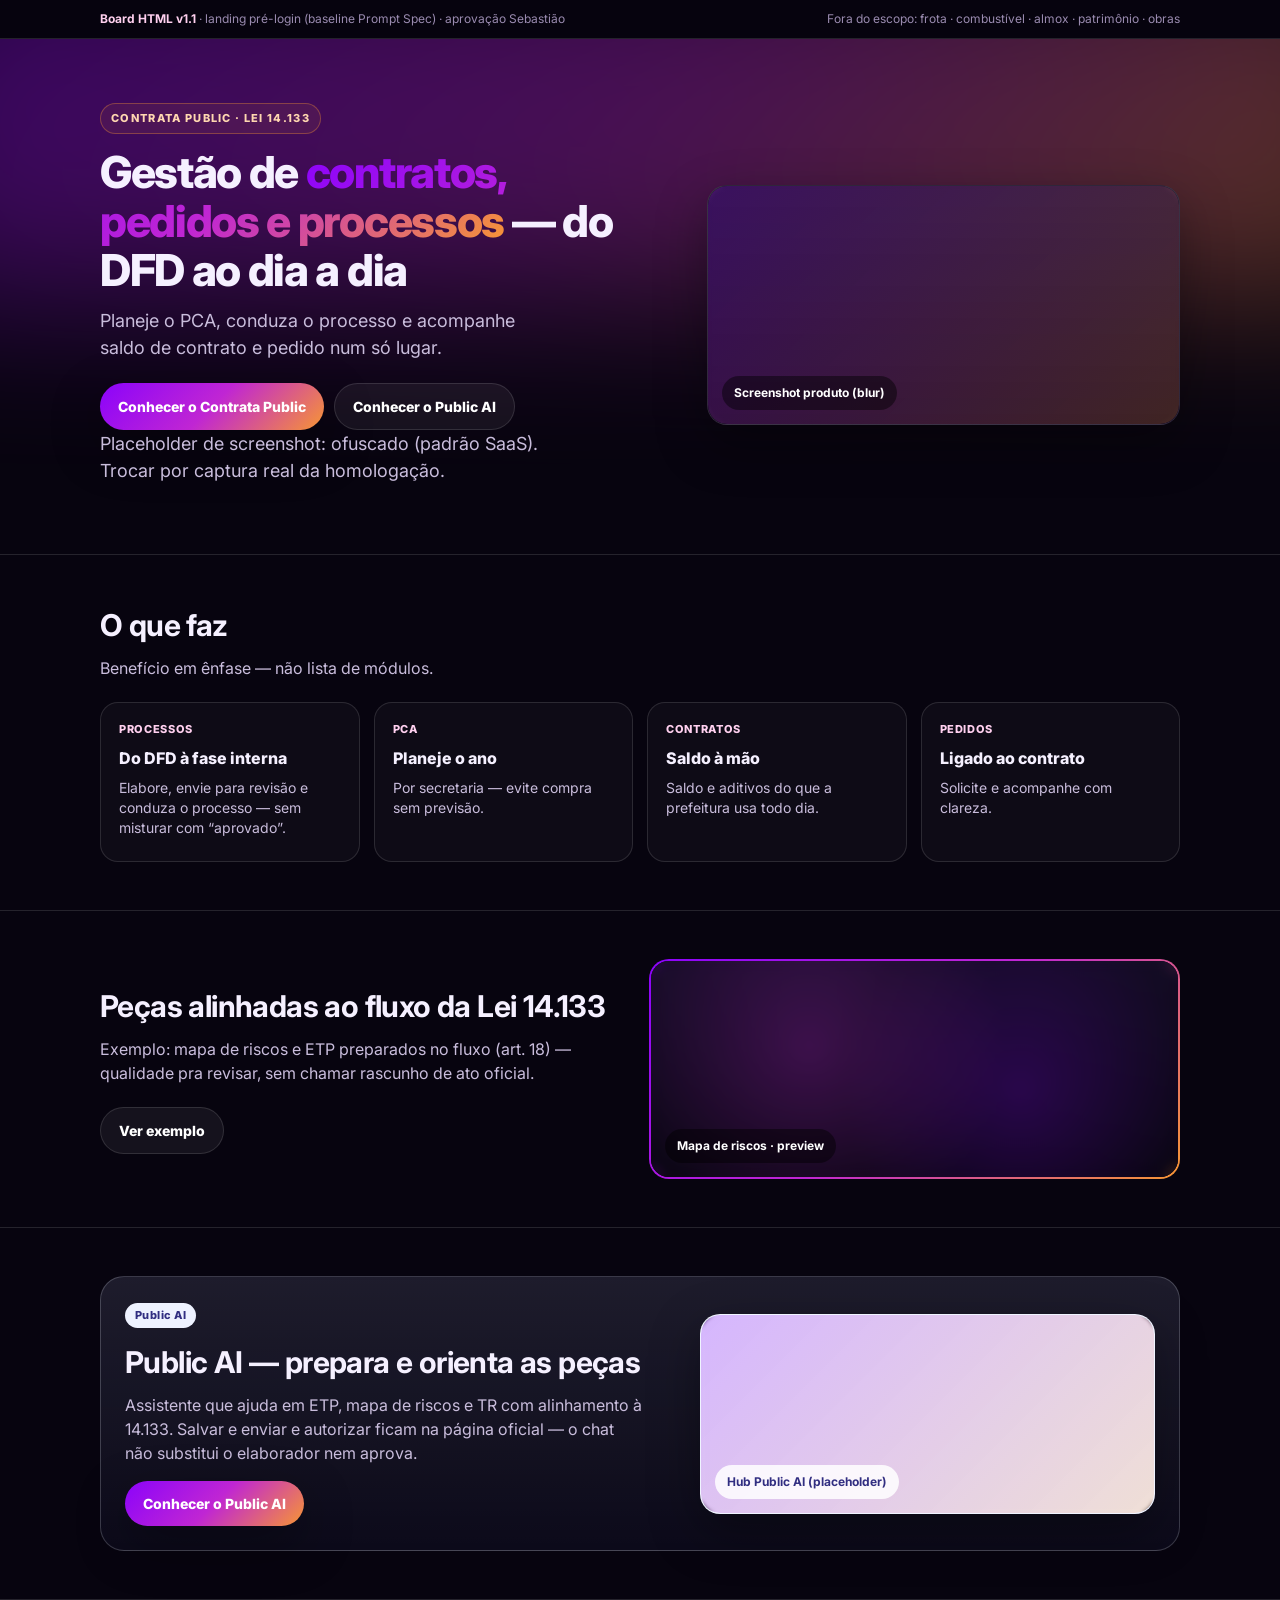
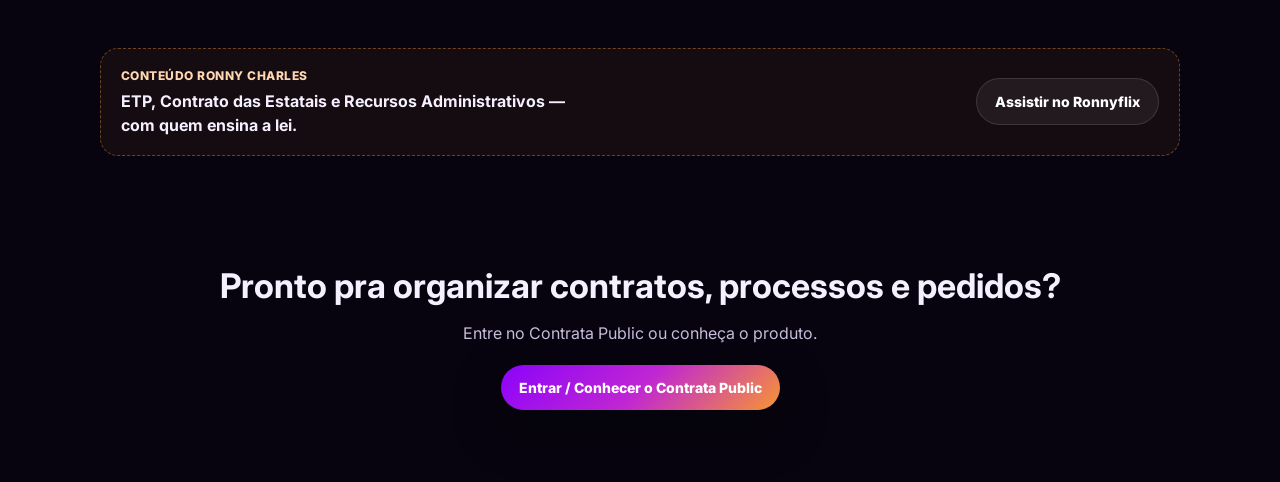
<file: board-landing-v1.1.html>
<!DOCTYPE html>
<html lang="pt-BR">
<head>
<meta charset="UTF-8" />
<meta name="viewport" content="width=device-width, initial-scale=1" />
<title>Board · Index Contrata Public · Landing v1</title>
<link rel="preconnect" href="https://fonts.googleapis.com" />
<link rel="preconnect" href="https://fonts.gstatic.com" crossorigin />
<link href="https://fonts.googleapis.com/css2?family=Inter:wght@400;500;600;700;800&display=swap" rel="stylesheet" />
<style>
:root{
  --g1:#8b03fb; --g2:#c026d3; --g3:#f79633;
  --grad:linear-gradient(135deg,var(--g1),var(--g2),var(--g3));
  --bg:#07040f; --panel:#12081f; --stroke:rgba(255,255,255,.12);
  --text:#f5f0ff; --muted:#c9bddc; --quiet:#9a8bb0;
  --indigo:#eef2ff; --indigo-ink:#312e81;
  --radius:20px; --shadow:0 18px 50px rgba(0,0,0,.35);
}
*{box-sizing:border-box}
html{scroll-behavior:smooth}
body{margin:0;font-family:Inter,system-ui,sans-serif;background:var(--bg);color:var(--text);line-height:1.5}
a{color:inherit}
.wrap{max-width:1120px;margin:0 auto;padding:0 20px}
.board-bar{
  position:sticky;top:0;z-index:40;backdrop-filter:blur(14px);
  background:rgba(7,4,15,.88);border-bottom:1px solid var(--stroke);
  padding:10px 0;font-size:12px;color:var(--quiet);
}
.board-bar .wrap{display:flex;gap:12px;flex-wrap:wrap;align-items:center;justify-content:space-between}
.board-bar strong{color:#ffd0ef}
.btn{
  display:inline-flex;align-items:center;justify-content:center;gap:8px;
  min-height:44px;padding:12px 18px;border-radius:999px;border:0;cursor:pointer;
  font-weight:800;font-size:14px;text-decoration:none;
}
.btn-primary{background:var(--grad);color:#fff;box-shadow:var(--shadow)}
.btn-ghost{background:rgba(255,255,255,.06);border:1px solid var(--stroke);color:#fff}
.hero{
  padding:64px 0 48px;position:relative;overflow:hidden;
}
.hero::before{
  content:"";position:absolute;inset:-20% -10% auto;height:70%;
  background:var(--grad);filter:blur(80px);opacity:.35;pointer-events:none;
}
.hero .wrap{position:relative;display:grid;gap:28px}
@media(min-width:1024px){.hero .wrap{grid-template-columns:1.1fr .9fr;align-items:center}}
.kicker{
  display:inline-flex;align-items:center;gap:8px;font-size:11px;font-weight:800;
  letter-spacing:.12em;text-transform:uppercase;color:#ffd7b0;
  padding:6px 10px;border-radius:999px;border:1px solid rgba(247,150,51,.35);
  background:rgba(247,150,51,.08);
}
.hero h1{
  margin:14px 0 12px;font-size:clamp(28px,5vw,44px);line-height:1.12;
  letter-spacing:-.03em;font-weight:800;max-width:18ch;
}
.hero h1 span{background:var(--grad);-webkit-background-clip:text;background-clip:text;color:transparent}
.hero p{margin:0 0 22px;color:var(--muted);font-size:clamp(16px,2.2vw,18px);max-width:42ch}
.hero-actions{display:flex;flex-wrap:wrap;gap:10px}
.shot{
  border-radius:var(--radius);border:1px solid var(--stroke);overflow:hidden;
  background:linear-gradient(180deg,rgba(255,255,255,.06),transparent),var(--panel);
  min-height:240px;position:relative;box-shadow:var(--shadow);
}
.shot::after{
  content:"";position:absolute;inset:0;
  background:linear-gradient(135deg,rgba(139,3,251,.25),rgba(247,150,51,.2));
  backdrop-filter:blur(2px);
}
.shot-label{
  position:absolute;left:14px;bottom:14px;z-index:2;font-size:12px;font-weight:700;
  color:#fff;padding:8px 12px;border-radius:999px;background:rgba(0,0,0,.45);
}
.sec{padding:48px 0;border-top:1px solid var(--stroke)}
.sec h2{margin:0 0 8px;font-size:clamp(22px,3vw,30px);letter-spacing:-.02em}
.sec .lead{margin:0 0 22px;color:var(--muted);font-size:16px;max-width:52ch}
.grid-4{display:grid;gap:14px}
@media(min-width:640px){.grid-4{grid-template-columns:1fr 1fr}}
@media(min-width:1024px){.grid-4{grid-template-columns:repeat(4,1fr)}}
.card{
  border-radius:18px;border:1px solid var(--stroke);background:rgba(255,255,255,.03);
  padding:18px;display:flex;flex-direction:column;gap:8px;min-height:160px;
}
.card h3{margin:0;font-size:16px;font-weight:800}
.card p{margin:0;color:var(--muted);font-size:14px;line-height:1.45}
.card .tag{font-size:11px;font-weight:800;letter-spacing:.06em;text-transform:uppercase;color:#ffd0ef}
.piece{
  display:grid;gap:18px;align-items:center;
}
@media(min-width:1024px){.piece{grid-template-columns:1fr 1fr}}
.piece-art{
  border-radius:var(--radius);border:2px solid transparent;
  background:linear-gradient(var(--panel),var(--panel)) padding-box, var(--grad) border-box;
  min-height:220px;position:relative;overflow:hidden;
}
.piece-art::before{
  content:"";position:absolute;inset:0;
  background:
    radial-gradient(circle at 30% 40%, rgba(192,38,211,.35), transparent 50%),
    radial-gradient(circle at 70% 60%, rgba(139,3,251,.3), transparent 45%),
    linear-gradient(180deg,#1a0f2e,#0b0614);
  filter:blur(0px);
}
.piece-art::after{
  content:"";position:absolute;inset:0;backdrop-filter:blur(6px);background:rgba(7,4,15,.25);
}
.pai{
  background:linear-gradient(180deg,rgba(238,242,255,.08),transparent), #0c0a1a;
  border-radius:24px;border:1px solid rgba(238,242,255,.2);padding:24px;
  display:grid;gap:18px;
}
@media(min-width:1024px){.pai{grid-template-columns:1.1fr .9fr;align-items:center}}
.pai-badge{
  display:inline-flex;padding:4px 10px;border-radius:999px;background:var(--indigo);
  color:var(--indigo-ink);font-size:11px;font-weight:800;letter-spacing:.04em;
}
.ronny{
  display:flex;flex-wrap:wrap;gap:16px;align-items:center;justify-content:space-between;
  padding:18px 20px;border-radius:18px;border:1px dashed rgba(247,150,51,.4);
  background:rgba(247,150,51,.06);
}
.ronny .meta{display:flex;flex-direction:column;gap:4px;max-width:48ch}
.ronny .selo{font-size:12px;font-weight:800;color:#ffd7b0;letter-spacing:.04em;text-transform:uppercase}
.fecho{text-align:center;padding:56px 0 72px}
.fecho h2{margin:0 0 10px;font-size:clamp(24px,3.5vw,34px)}
.fecho p{margin:0 0 20px;color:var(--muted)}
.note{font-size:12px;color:var(--quiet);margin-top:10px}
</style>
</head>
<body>
<header class="board-bar">
  <div class="wrap">
    <div><strong>Board HTML v1.1</strong> · landing pré-login (baseline Prompt Spec) · aprovação Sebastião</div>
    <div>Fora do escopo: frota · combustível · almox · patrimônio · obras</div>
  </div>
</header>

<section class="hero" id="hero">
  <div class="wrap">
    <div>
      <div class="kicker">Contrata Public · Lei 14.133</div>
      <h1>Gestão de <span>contratos, pedidos e processos</span> — do DFD ao dia a dia</h1>
      <p>Planeje o PCA, conduza o processo e acompanhe saldo de contrato e pedido num só lugar.</p>
      <div class="hero-actions">
        <a class="btn btn-primary" href="#fecho">Conhecer o Contrata Public</a>
        <a class="btn btn-ghost" href="#public-ai">Conhecer o Public AI</a>
      </div>
      <p class="note">Placeholder de screenshot: ofuscado (padrão SaaS). Trocar por captura real da homologação.</p>
    </div>
    <div class="shot" aria-hidden="true"><span class="shot-label">Screenshot produto (blur)</span></div>
  </div>
</section>

<section class="sec" id="o-que-faz">
  <div class="wrap">
    <h2>O que faz</h2>
    <p class="lead">Benefício em ênfase — não lista de módulos.</p>
    <div class="grid-4">
      <article class="card">
        <span class="tag">Processos</span>
        <h3>Do DFD à fase interna</h3>
        <p>Elabore, envie para revisão e conduza o processo — sem misturar com “aprovado”.</p>
      </article>
      <article class="card">
        <span class="tag">PCA</span>
        <h3>Planeje o ano</h3>
        <p>Por secretaria — evite compra sem previsão.</p>
      </article>
      <article class="card">
        <span class="tag">Contratos</span>
        <h3>Saldo à mão</h3>
        <p>Saldo e aditivos do que a prefeitura usa todo dia.</p>
      </article>
      <article class="card">
        <span class="tag">Pedidos</span>
        <h3>Ligado ao contrato</h3>
        <p>Solicite e acompanhe com clareza.</p>
      </article>
    </div>
  </div>
</section>

<section class="sec" id="pecas">
  <div class="wrap piece">
    <div>
      <h2>Peças alinhadas ao fluxo da Lei 14.133</h2>
      <p class="lead">Exemplo: mapa de riscos e ETP preparados no fluxo (art. 18) — qualidade pra revisar, sem chamar rascunho de ato oficial.</p>
      <a class="btn btn-ghost" href="#">Ver exemplo</a>
    </div>
    <div class="piece-art" role="img" aria-label="Preview ofuscado de peça (mapa de riscos)"><span class="shot-label" style="z-index:2">Mapa de riscos · preview</span></div>
  </div>
</section>

<section class="sec" id="public-ai">
  <div class="wrap">
    <div class="pai">
      <div>
        <span class="pai-badge">Public AI</span>
        <h2 style="margin:12px 0 8px">Public AI — prepara e orienta as peças</h2>
        <p class="lead" style="margin-bottom:16px">Assistente que ajuda em ETP, mapa de riscos e TR com alinhamento à 14.133. Salvar e enviar e autorizar ficam na página oficial — o chat não substitui o elaborador nem aprova.</p>
        <a class="btn btn-primary" href="#">Conhecer o Public AI</a>
      </div>
      <div class="shot" style="min-height:200px;background:#eef2ff"><span class="shot-label" style="color:#312e81;background:rgba(255,255,255,.85)">Hub Public AI (placeholder)</span></div>
    </div>
  </div>
</section>

<section class="sec" id="ronny">
  <div class="wrap">
    <div class="ronny">
      <div class="meta">
        <span class="selo">Conteúdo Ronny Charles</span>
        <strong>ETP, Contrato das Estatais e Recursos Administrativos — com quem ensina a lei.</strong>
      </div>
      <a class="btn btn-ghost" href="#">Assistir no Ronnyflix</a>
    </div>
  </div>
</section>

<section class="fecho" id="fecho">
  <div class="wrap">
    <h2>Pronto pra organizar contratos, processos e pedidos?</h2>
    <p>Entre no Contrata Public ou conheça o produto.</p>
    <a class="btn btn-primary" href="#">Entrar / Conhecer o Contrata Public</a>
  </div>
</section>
</body>
</html>
</file>
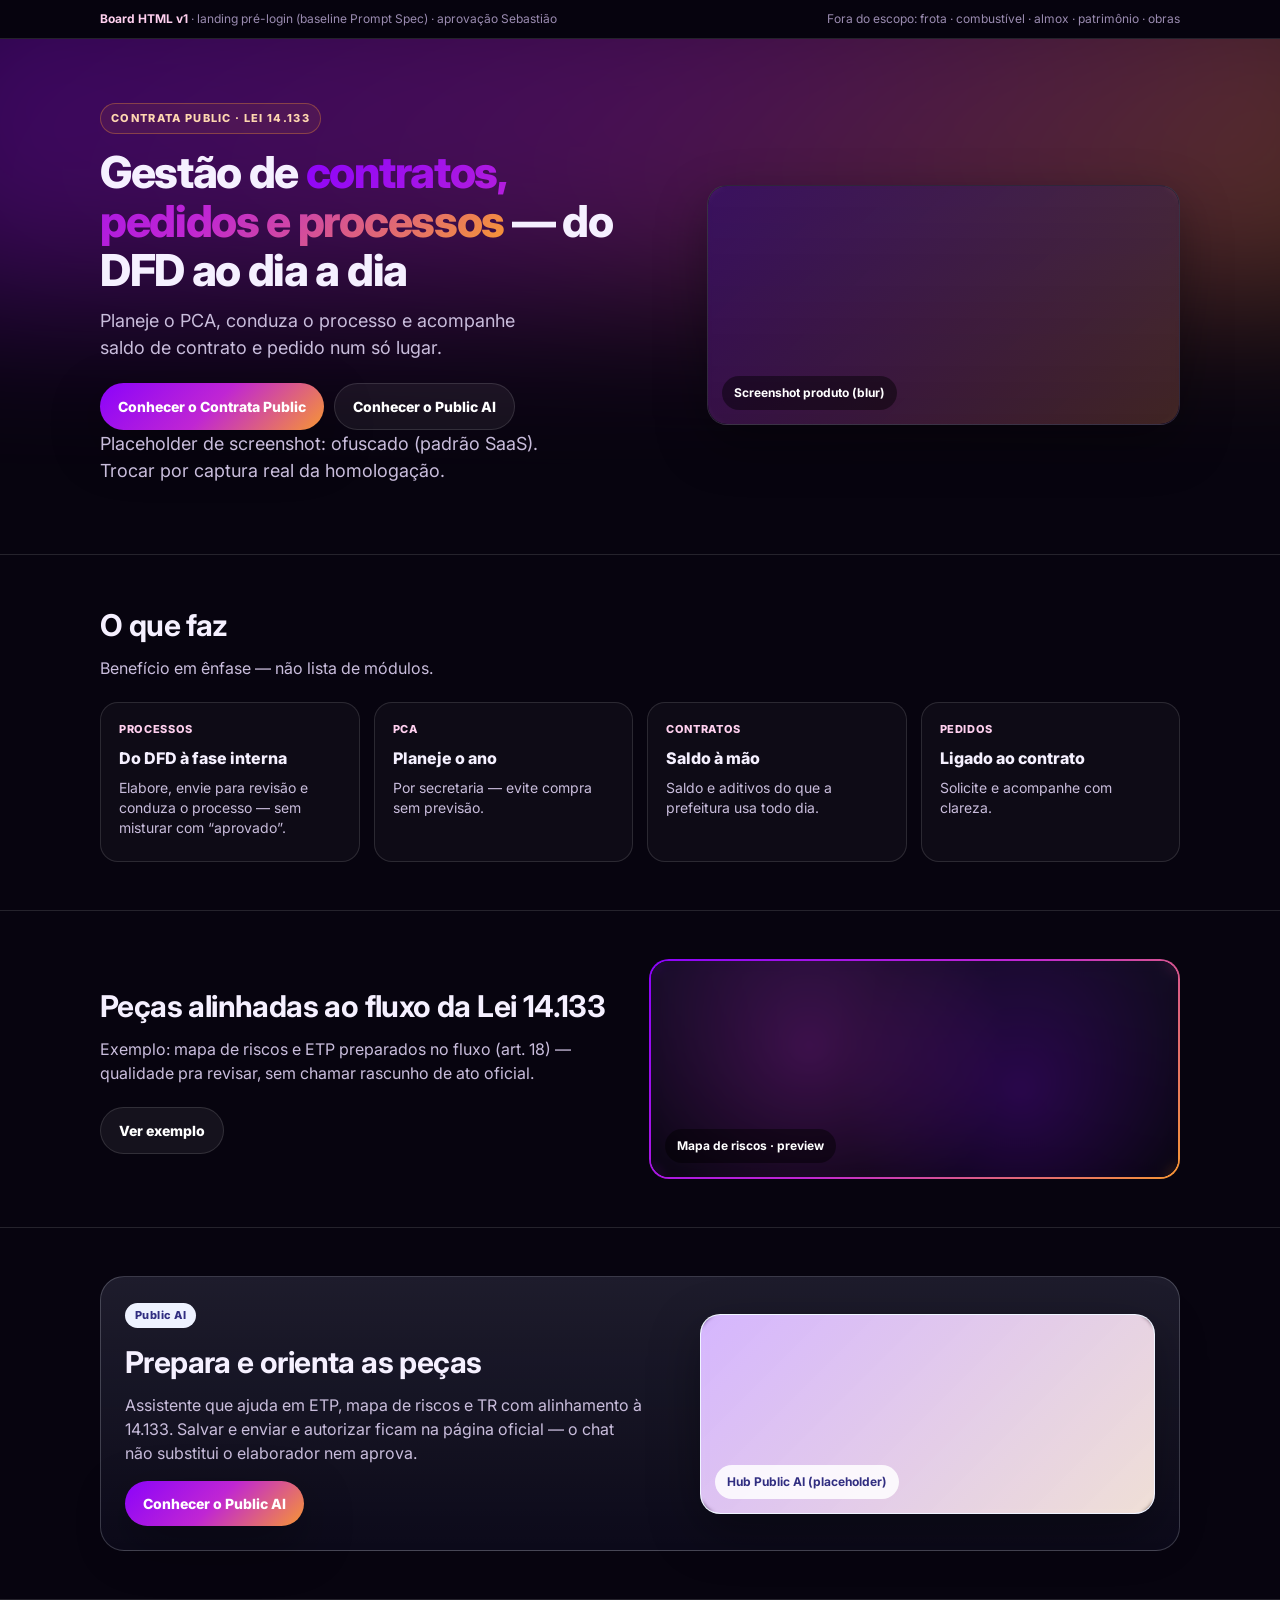
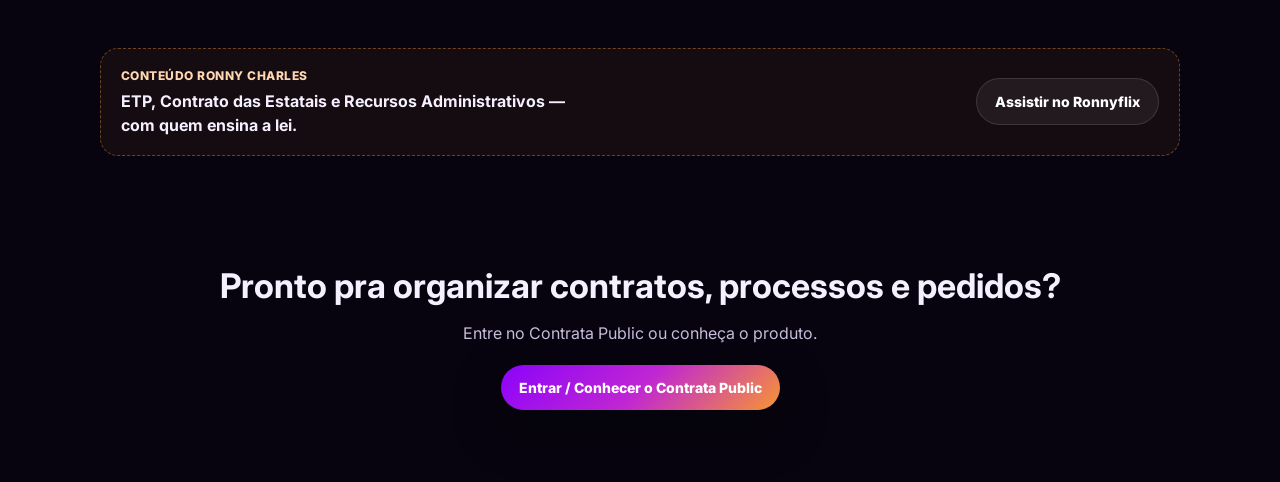
<file: board-landing-v1.html>
<!DOCTYPE html>
<html lang="pt-BR">
<head>
<meta charset="UTF-8" />
<meta name="viewport" content="width=device-width, initial-scale=1" />
<title>Board · Index Contrata Public · Landing v1</title>
<link rel="preconnect" href="https://fonts.googleapis.com" />
<link rel="preconnect" href="https://fonts.gstatic.com" crossorigin />
<link href="https://fonts.googleapis.com/css2?family=Inter:wght@400;500;600;700;800&display=swap" rel="stylesheet" />
<style>
:root{
  --g1:#8b03fb; --g2:#c026d3; --g3:#f79633;
  --grad:linear-gradient(135deg,var(--g1),var(--g2),var(--g3));
  --bg:#07040f; --panel:#12081f; --stroke:rgba(255,255,255,.12);
  --text:#f5f0ff; --muted:#c9bddc; --quiet:#9a8bb0;
  --indigo:#eef2ff; --indigo-ink:#312e81;
  --radius:20px; --shadow:0 18px 50px rgba(0,0,0,.35);
}
*{box-sizing:border-box}
html{scroll-behavior:smooth}
body{margin:0;font-family:Inter,system-ui,sans-serif;background:var(--bg);color:var(--text);line-height:1.5}
a{color:inherit}
.wrap{max-width:1120px;margin:0 auto;padding:0 20px}
.board-bar{
  position:sticky;top:0;z-index:40;backdrop-filter:blur(14px);
  background:rgba(7,4,15,.88);border-bottom:1px solid var(--stroke);
  padding:10px 0;font-size:12px;color:var(--quiet);
}
.board-bar .wrap{display:flex;gap:12px;flex-wrap:wrap;align-items:center;justify-content:space-between}
.board-bar strong{color:#ffd0ef}
.btn{
  display:inline-flex;align-items:center;justify-content:center;gap:8px;
  min-height:44px;padding:12px 18px;border-radius:999px;border:0;cursor:pointer;
  font-weight:800;font-size:14px;text-decoration:none;
}
.btn-primary{background:var(--grad);color:#fff;box-shadow:var(--shadow)}
.btn-ghost{background:rgba(255,255,255,.06);border:1px solid var(--stroke);color:#fff}
.hero{
  padding:64px 0 48px;position:relative;overflow:hidden;
}
.hero::before{
  content:"";position:absolute;inset:-20% -10% auto;height:70%;
  background:var(--grad);filter:blur(80px);opacity:.35;pointer-events:none;
}
.hero .wrap{position:relative;display:grid;gap:28px}
@media(min-width:1024px){.hero .wrap{grid-template-columns:1.1fr .9fr;align-items:center}}
.kicker{
  display:inline-flex;align-items:center;gap:8px;font-size:11px;font-weight:800;
  letter-spacing:.12em;text-transform:uppercase;color:#ffd7b0;
  padding:6px 10px;border-radius:999px;border:1px solid rgba(247,150,51,.35);
  background:rgba(247,150,51,.08);
}
.hero h1{
  margin:14px 0 12px;font-size:clamp(28px,5vw,44px);line-height:1.12;
  letter-spacing:-.03em;font-weight:800;max-width:18ch;
}
.hero h1 span{background:var(--grad);-webkit-background-clip:text;background-clip:text;color:transparent}
.hero p{margin:0 0 22px;color:var(--muted);font-size:clamp(16px,2.2vw,18px);max-width:42ch}
.hero-actions{display:flex;flex-wrap:wrap;gap:10px}
.shot{
  border-radius:var(--radius);border:1px solid var(--stroke);overflow:hidden;
  background:linear-gradient(180deg,rgba(255,255,255,.06),transparent),var(--panel);
  min-height:240px;position:relative;box-shadow:var(--shadow);
}
.shot::after{
  content:"";position:absolute;inset:0;
  background:linear-gradient(135deg,rgba(139,3,251,.25),rgba(247,150,51,.2));
  backdrop-filter:blur(2px);
}
.shot-label{
  position:absolute;left:14px;bottom:14px;z-index:2;font-size:12px;font-weight:700;
  color:#fff;padding:8px 12px;border-radius:999px;background:rgba(0,0,0,.45);
}
.sec{padding:48px 0;border-top:1px solid var(--stroke)}
.sec h2{margin:0 0 8px;font-size:clamp(22px,3vw,30px);letter-spacing:-.02em}
.sec .lead{margin:0 0 22px;color:var(--muted);font-size:16px;max-width:52ch}
.grid-4{display:grid;gap:14px}
@media(min-width:640px){.grid-4{grid-template-columns:1fr 1fr}}
@media(min-width:1024px){.grid-4{grid-template-columns:repeat(4,1fr)}}
.card{
  border-radius:18px;border:1px solid var(--stroke);background:rgba(255,255,255,.03);
  padding:18px;display:flex;flex-direction:column;gap:8px;min-height:160px;
}
.card h3{margin:0;font-size:16px;font-weight:800}
.card p{margin:0;color:var(--muted);font-size:14px;line-height:1.45}
.card .tag{font-size:11px;font-weight:800;letter-spacing:.06em;text-transform:uppercase;color:#ffd0ef}
.piece{
  display:grid;gap:18px;align-items:center;
}
@media(min-width:1024px){.piece{grid-template-columns:1fr 1fr}}
.piece-art{
  border-radius:var(--radius);border:2px solid transparent;
  background:linear-gradient(var(--panel),var(--panel)) padding-box, var(--grad) border-box;
  min-height:220px;position:relative;overflow:hidden;
}
.piece-art::before{
  content:"";position:absolute;inset:0;
  background:
    radial-gradient(circle at 30% 40%, rgba(192,38,211,.35), transparent 50%),
    radial-gradient(circle at 70% 60%, rgba(139,3,251,.3), transparent 45%),
    linear-gradient(180deg,#1a0f2e,#0b0614);
  filter:blur(0px);
}
.piece-art::after{
  content:"";position:absolute;inset:0;backdrop-filter:blur(6px);background:rgba(7,4,15,.25);
}
.pai{
  background:linear-gradient(180deg,rgba(238,242,255,.08),transparent), #0c0a1a;
  border-radius:24px;border:1px solid rgba(238,242,255,.2);padding:24px;
  display:grid;gap:18px;
}
@media(min-width:1024px){.pai{grid-template-columns:1.1fr .9fr;align-items:center}}
.pai-badge{
  display:inline-flex;padding:4px 10px;border-radius:999px;background:var(--indigo);
  color:var(--indigo-ink);font-size:11px;font-weight:800;letter-spacing:.04em;
}
.ronny{
  display:flex;flex-wrap:wrap;gap:16px;align-items:center;justify-content:space-between;
  padding:18px 20px;border-radius:18px;border:1px dashed rgba(247,150,51,.4);
  background:rgba(247,150,51,.06);
}
.ronny .meta{display:flex;flex-direction:column;gap:4px;max-width:48ch}
.ronny .selo{font-size:12px;font-weight:800;color:#ffd7b0;letter-spacing:.04em;text-transform:uppercase}
.fecho{text-align:center;padding:56px 0 72px}
.fecho h2{margin:0 0 10px;font-size:clamp(24px,3.5vw,34px)}
.fecho p{margin:0 0 20px;color:var(--muted)}
.note{font-size:12px;color:var(--quiet);margin-top:10px}
</style>
</head>
<body>
<header class="board-bar">
  <div class="wrap">
    <div><strong>Board HTML v1</strong> · landing pré-login (baseline Prompt Spec) · aprovação Sebastião</div>
    <div>Fora do escopo: frota · combustível · almox · patrimônio · obras</div>
  </div>
</header>

<section class="hero" id="hero">
  <div class="wrap">
    <div>
      <div class="kicker">Contrata Public · Lei 14.133</div>
      <h1>Gestão de <span>contratos, pedidos e processos</span> — do DFD ao dia a dia</h1>
      <p>Planeje o PCA, conduza o processo e acompanhe saldo de contrato e pedido num só lugar.</p>
      <div class="hero-actions">
        <a class="btn btn-primary" href="#fecho">Conhecer o Contrata Public</a>
        <a class="btn btn-ghost" href="#public-ai">Conhecer o Public AI</a>
      </div>
      <p class="note">Placeholder de screenshot: ofuscado (padrão SaaS). Trocar por captura real da homologação.</p>
    </div>
    <div class="shot" aria-hidden="true"><span class="shot-label">Screenshot produto (blur)</span></div>
  </div>
</section>

<section class="sec" id="o-que-faz">
  <div class="wrap">
    <h2>O que faz</h2>
    <p class="lead">Benefício em ênfase — não lista de módulos.</p>
    <div class="grid-4">
      <article class="card">
        <span class="tag">Processos</span>
        <h3>Do DFD à fase interna</h3>
        <p>Elabore, envie para revisão e conduza o processo — sem misturar com “aprovado”.</p>
      </article>
      <article class="card">
        <span class="tag">PCA</span>
        <h3>Planeje o ano</h3>
        <p>Por secretaria — evite compra sem previsão.</p>
      </article>
      <article class="card">
        <span class="tag">Contratos</span>
        <h3>Saldo à mão</h3>
        <p>Saldo e aditivos do que a prefeitura usa todo dia.</p>
      </article>
      <article class="card">
        <span class="tag">Pedidos</span>
        <h3>Ligado ao contrato</h3>
        <p>Solicite e acompanhe com clareza.</p>
      </article>
    </div>
  </div>
</section>

<section class="sec" id="pecas">
  <div class="wrap piece">
    <div>
      <h2>Peças alinhadas ao fluxo da Lei 14.133</h2>
      <p class="lead">Exemplo: mapa de riscos e ETP preparados no fluxo (art. 18) — qualidade pra revisar, sem chamar rascunho de ato oficial.</p>
      <a class="btn btn-ghost" href="#">Ver exemplo</a>
    </div>
    <div class="piece-art" role="img" aria-label="Preview ofuscado de peça (mapa de riscos)"><span class="shot-label" style="z-index:2">Mapa de riscos · preview</span></div>
  </div>
</section>

<section class="sec" id="public-ai">
  <div class="wrap">
    <div class="pai">
      <div>
        <span class="pai-badge">Public AI</span>
        <h2 style="margin:12px 0 8px">Prepara e orienta as peças</h2>
        <p class="lead" style="margin-bottom:16px">Assistente que ajuda em ETP, mapa de riscos e TR com alinhamento à 14.133. Salvar e enviar e autorizar ficam na página oficial — o chat não substitui o elaborador nem aprova.</p>
        <a class="btn btn-primary" href="#">Conhecer o Public AI</a>
      </div>
      <div class="shot" style="min-height:200px;background:#eef2ff"><span class="shot-label" style="color:#312e81;background:rgba(255,255,255,.85)">Hub Public AI (placeholder)</span></div>
    </div>
  </div>
</section>

<section class="sec" id="ronny">
  <div class="wrap">
    <div class="ronny">
      <div class="meta">
        <span class="selo">Conteúdo Ronny Charles</span>
        <strong>ETP, Contrato das Estatais e Recursos Administrativos — com quem ensina a lei.</strong>
      </div>
      <a class="btn btn-ghost" href="#">Assistir no Ronnyflix</a>
    </div>
  </div>
</section>

<section class="fecho" id="fecho">
  <div class="wrap">
    <h2>Pronto pra organizar contratos, processos e pedidos?</h2>
    <p>Entre no Contrata Public ou conheça o produto.</p>
    <a class="btn btn-primary" href="#">Entrar / Conhecer o Contrata Public</a>
  </div>
</section>
</body>
</html>
</file>
